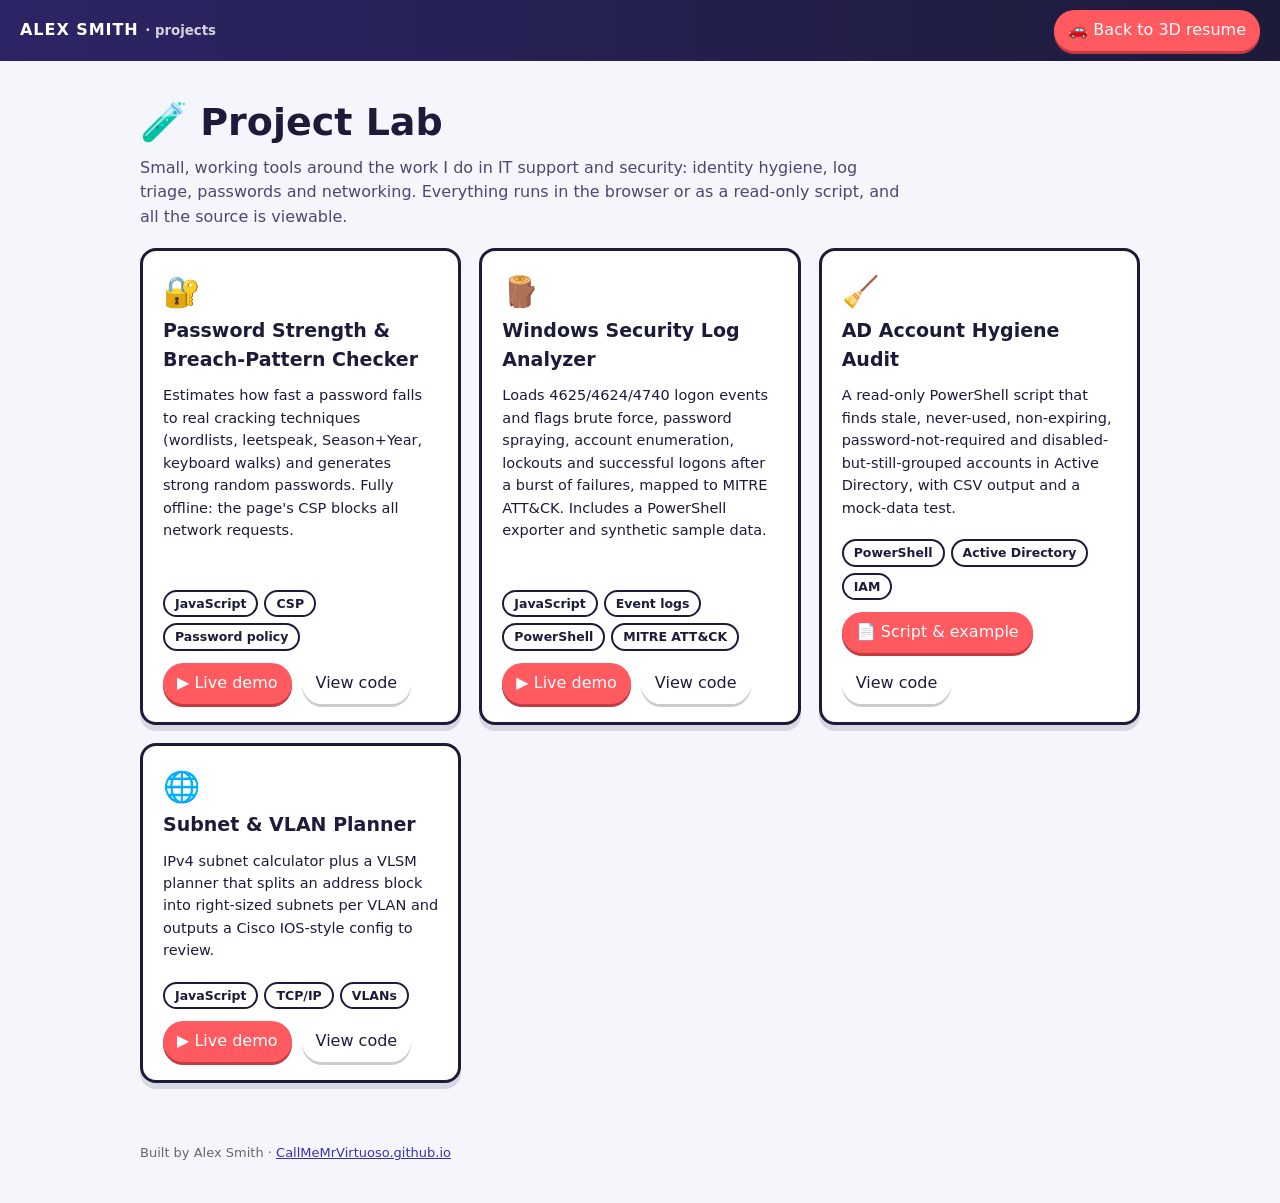
<file: projects/index.html>
<!doctype html>
<html lang="en">
<head>
  <meta charset="UTF-8" />
  <meta name="viewport" content="width=device-width, initial-scale=1" />
  <title>Projects · Alex Smith</title>
  <meta name="description" content="Small security and IT tools built by Alex Smith: password checker, Windows log analyzer, AD hygiene audit, subnet planner." />
  <meta http-equiv="Content-Security-Policy" content="default-src 'self'; img-src 'self' data:; style-src 'self' 'unsafe-inline'; script-src 'self'; form-action 'none'" />
  <link rel="icon" href="data:image/svg+xml,<svg xmlns='http://www.w3.org/2000/svg' viewBox='0 0 100 100'><text y='.9em' font-size='90'>🛡️</text></svg>" />
  <link rel="stylesheet" href="assets/projects.css" />
  <style>
    .projects{display:grid;grid-template-columns:repeat(auto-fit,minmax(290px,1fr));gap:18px;margin-top:18px}
    .projects .card{margin:0;display:flex;flex-direction:column}
    .projects .card p{flex:1;font-size:14.5px;margin:0 0 10px}
    .projects .icon{font-size:30px}
  </style>
</head>
<body>
  <header class="topbar">
    <a class="brand" href="../">ALEX SMITH <small>· projects</small></a>
    <nav><a class="pill primary" href="../">🚗 Back to 3D resume</a></nav>
  </header>
  <main class="wrap">
    <section class="hero">
      <h1>🧪 Project Lab</h1>
      <p>Small, working tools around the work I do in IT support and security: identity hygiene, log triage, passwords and networking. Everything runs in the browser or as a read-only script, and all the source is viewable.</p>
    </section>
    <div class="projects">
      <article class="card">
        <div class="icon">🔐</div>
        <h2>Password Strength &amp; Breach-Pattern Checker</h2>
        <p>Estimates how fast a password falls to real cracking techniques (wordlists, leetspeak, Season+Year, keyboard walks) and generates strong random passwords. Fully offline: the page's CSP blocks all network requests.</p>
        <ul class="tags"><li>JavaScript</li><li>CSP</li><li>Password policy</li></ul>
        <div class="row" style="margin-top:12px"><a class="pill primary" href="password-checker/">▶ Live demo</a><a class="pill" href="code.html?f=password-checker/analyzer.js">View code</a></div>
      </article>
      <article class="card">
        <div class="icon">🪵</div>
        <h2>Windows Security Log Analyzer</h2>
        <p>Loads 4625/4624/4740 logon events and flags brute force, password spraying, account enumeration, lockouts and successful logons after a burst of failures, mapped to MITRE ATT&amp;CK. Includes a PowerShell exporter and synthetic sample data.</p>
        <ul class="tags"><li>JavaScript</li><li>Event logs</li><li>PowerShell</li><li>MITRE ATT&amp;CK</li></ul>
        <div class="row" style="margin-top:12px"><a class="pill primary" href="log-analyzer/">▶ Live demo</a><a class="pill" href="code.html?f=log-analyzer/analyzer.js">View code</a></div>
      </article>
      <article class="card">
        <div class="icon">🧹</div>
        <h2>AD Account Hygiene Audit</h2>
        <p>A read-only PowerShell script that finds stale, never-used, non-expiring, password-not-required and disabled-but-still-grouped accounts in Active Directory, with CSV output and a mock-data test.</p>
        <ul class="tags"><li>PowerShell</li><li>Active Directory</li><li>IAM</li></ul>
        <div class="row" style="margin-top:12px"><a class="pill primary" href="ad-hygiene-audit/">📄 Script &amp; example</a><a class="pill" href="code.html?f=ad-hygiene-audit/Invoke-ADHygieneAudit.ps1">View code</a></div>
      </article>
      <article class="card">
        <div class="icon">🌐</div>
        <h2>Subnet &amp; VLAN Planner</h2>
        <p>IPv4 subnet calculator plus a VLSM planner that splits an address block into right-sized subnets per VLAN and outputs a Cisco IOS-style config to review.</p>
        <ul class="tags"><li>JavaScript</li><li>TCP/IP</li><li>VLANs</li></ul>
        <div class="row" style="margin-top:12px"><a class="pill primary" href="subnet-calculator/">▶ Live demo</a><a class="pill" href="code.html?f=subnet-calculator/subnet.js">View code</a></div>
      </article>
    </div>
  </main>
  <footer class="foot">Built by Alex Smith · <a href="https://callmemrvirtuoso.github.io/">CallMeMrVirtuoso.github.io</a></footer>
</body>
</html>
</file>
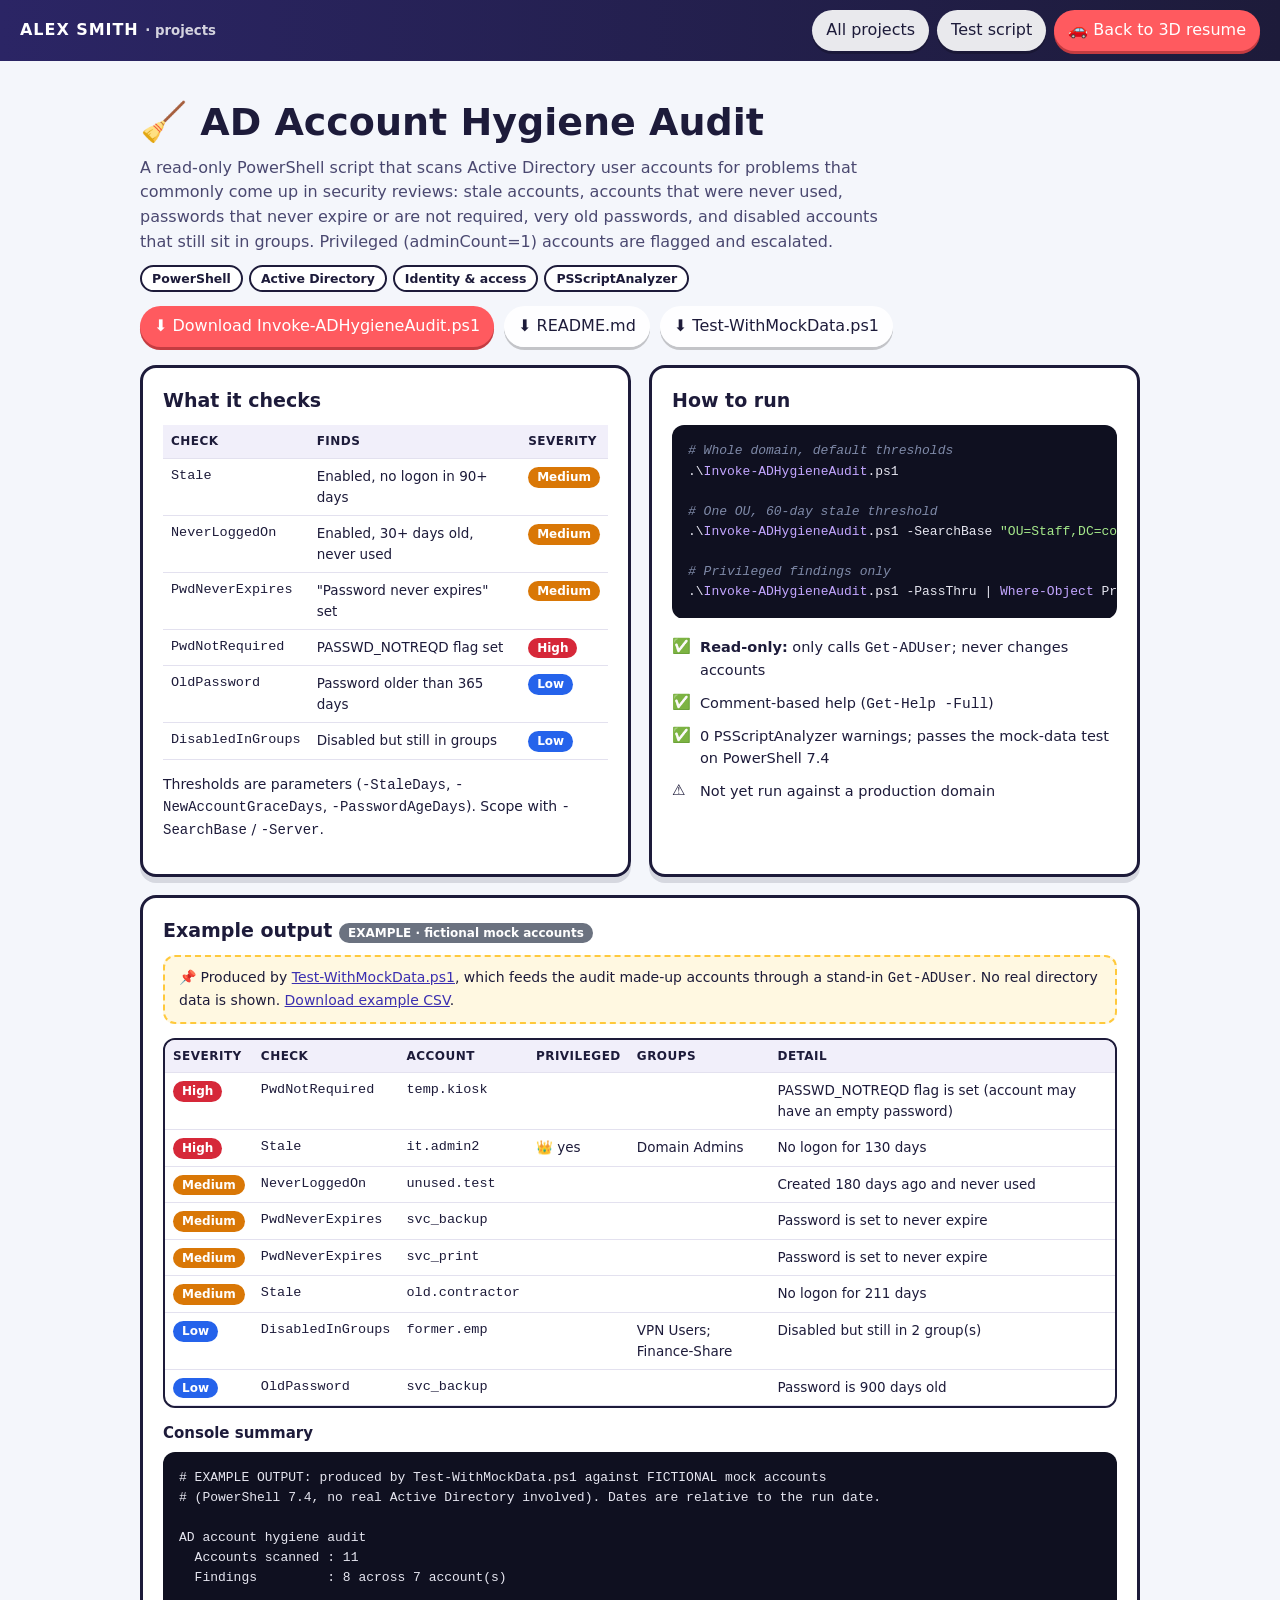
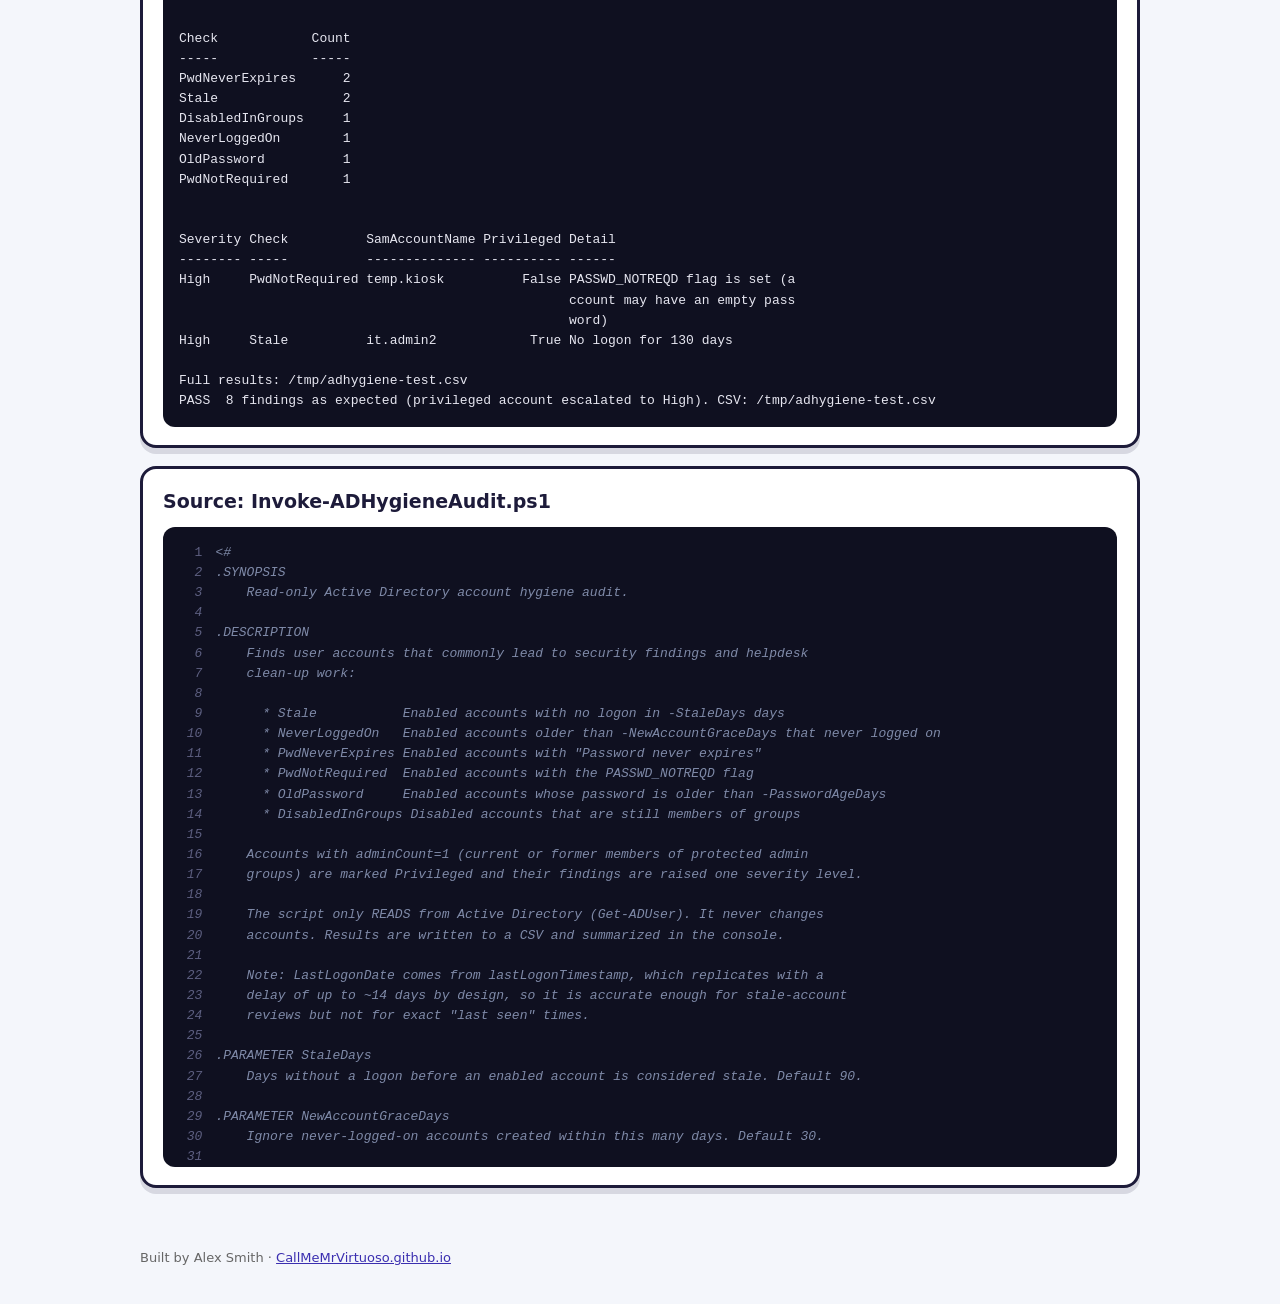
<file: projects/ad-hygiene-audit/index.html>
<!doctype html>
<html lang="en">
<head>
  <meta charset="UTF-8" />
  <meta name="viewport" content="width=device-width, initial-scale=1" />
  <title>AD Account Hygiene Audit (PowerShell) · Alex Smith</title>
  <meta name="description" content="Read-only PowerShell script that audits Active Directory for stale, never-used, non-expiring and disabled-but-grouped accounts." />
  <meta http-equiv="Content-Security-Policy" content="default-src 'self'; connect-src 'self'; img-src 'self' data:; style-src 'self' 'unsafe-inline'; script-src 'self'; form-action 'none'" />
  <link rel="icon" href="data:image/svg+xml,<svg xmlns='http://www.w3.org/2000/svg' viewBox='0 0 100 100'><text y='.9em' font-size='90'>🛡️</text></svg>" />
  <link rel="stylesheet" href="../assets/projects.css" />
</head>
<body>
  <header class="topbar">
    <a class="brand" href="../../">ALEX SMITH <small>· projects</small></a>
    <nav>
      <a class="pill" href="../">All projects</a>
      <a class="pill" href="../code.html?f=ad-hygiene-audit/Test-WithMockData.ps1">Test script</a>
      <a class="pill primary" href="../../">🚗 Back to 3D resume</a>
    </nav>
  </header>

  <main class="wrap">
    <section class="hero">
      <h1>🧹 AD Account Hygiene Audit</h1>
      <p>A read-only PowerShell script that scans Active Directory user accounts for problems that commonly come up in security reviews: stale accounts, accounts that were never used, passwords that never expire or are not required, very old passwords, and disabled accounts that still sit in groups. Privileged (adminCount=1) accounts are flagged and escalated.</p>
      <ul class="tags"><li>PowerShell</li><li>Active Directory</li><li>Identity &amp; access</li><li>PSScriptAnalyzer</li></ul>
      <div class="row" style="margin-top:14px">
        <a class="pill primary" href="Invoke-ADHygieneAudit.ps1" download>⬇ Download Invoke-ADHygieneAudit.ps1</a>
        <a class="pill" href="README.md" download>⬇ README.md</a>
        <a class="pill" href="Test-WithMockData.ps1" download>⬇ Test-WithMockData.ps1</a>
      </div>
    </section>

    <div class="grid2">
      <section class="card">
        <h2>What it checks</h2>
        <table>
          <thead><tr><th>Check</th><th>Finds</th><th>Severity</th></tr></thead>
          <tbody>
            <tr><td class="mono">Stale</td><td>Enabled, no logon in 90+ days</td><td><span class="badge medium">Medium</span></td></tr>
            <tr><td class="mono">NeverLoggedOn</td><td>Enabled, 30+ days old, never used</td><td><span class="badge medium">Medium</span></td></tr>
            <tr><td class="mono">PwdNeverExpires</td><td>"Password never expires" set</td><td><span class="badge medium">Medium</span></td></tr>
            <tr><td class="mono">PwdNotRequired</td><td>PASSWD_NOTREQD flag set</td><td><span class="badge high">High</span></td></tr>
            <tr><td class="mono">OldPassword</td><td>Password older than 365 days</td><td><span class="badge low">Low</span></td></tr>
            <tr><td class="mono">DisabledInGroups</td><td>Disabled but still in groups</td><td><span class="badge low">Low</span></td></tr>
          </tbody>
        </table>
        <p style="font-size:14px">Thresholds are parameters (<code>-StaleDays</code>, <code>-NewAccountGraceDays</code>, <code>-PasswordAgeDays</code>). Scope with <code>-SearchBase</code> / <code>-Server</code>.</p>
      </section>
      <section class="card">
        <h2>How to run</h2>
<pre class="code" id="usage"></pre>
        <ul class="checks" style="margin-top:12px">
          <li class="pass"><b>Read-only:</b> only calls <code>Get-ADUser</code>; never changes accounts</li>
          <li class="pass">Comment-based help (<code>Get-Help -Full</code>)</li>
          <li class="pass">0 PSScriptAnalyzer warnings; passes the mock-data test on PowerShell 7.4</li>
          <li class="fail">Not yet run against a production domain</li>
        </ul>
      </section>
    </div>

    <section class="card">
      <h2>Example output <span class="badge">EXAMPLE · fictional mock accounts</span></h2>
      <p class="note" style="margin-top:0">📌 Produced by <a href="../code.html?f=ad-hygiene-audit/Test-WithMockData.ps1">Test-WithMockData.ps1</a>, which feeds the audit made-up accounts through a stand-in <code>Get-ADUser</code>. No real directory data is shown. <a href="example-output.csv" download>Download example CSV</a>.</p>
      <div class="table-scroll" style="max-height:none"><table><thead><tr><th>Severity</th><th>Check</th><th>Account</th><th>Privileged</th><th>Groups</th><th>Detail</th></tr></thead><tbody id="example"></tbody></table></div>
      <h3>Console summary</h3>
      <pre class="code" id="console"></pre>
    </section>

    <section class="card">
      <h2>Source: Invoke-ADHygieneAudit.ps1</h2>
      <pre class="code" id="source">Loading…</pre>
    </section>
  </main>
  <footer class="foot">Built by Alex Smith · <a href="https://callmemrvirtuoso.github.io/">CallMeMrVirtuoso.github.io</a></footer>
  <script src="../assets/highlight.js"></script>
  <script src="../log-analyzer/analyzer.js"></script>
  <script src="page.js"></script>
</body>
</html>
</file>
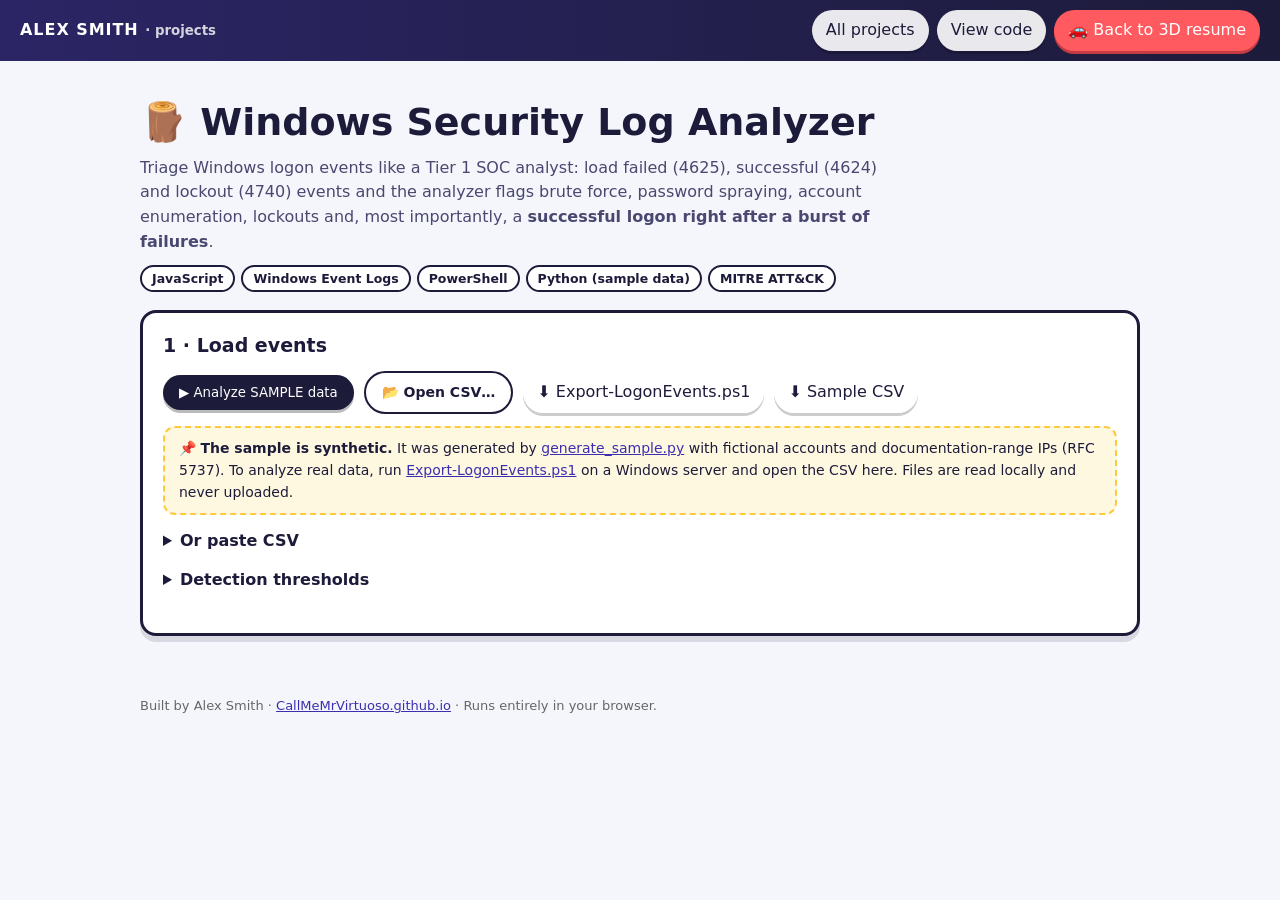
<file: projects/log-analyzer/index.html>
<!doctype html>
<html lang="en">
<head>
  <meta charset="UTF-8" />
  <meta name="viewport" content="width=device-width, initial-scale=1" />
  <title>Windows Security Log Analyzer · Alex Smith</title>
  <meta name="description" content="Browser-based analyzer for Windows logon events (4625/4624/4740) that flags brute force, password spraying and suspicious successes." />
  <meta http-equiv="Content-Security-Policy" content="default-src 'self'; connect-src 'self'; img-src 'self' data: blob:; style-src 'self' 'unsafe-inline'; script-src 'self'; form-action 'none'" />
  <link rel="icon" href="data:image/svg+xml,<svg xmlns='http://www.w3.org/2000/svg' viewBox='0 0 100 100'><text y='.9em' font-size='90'>🛡️</text></svg>" />
  <link rel="stylesheet" href="../assets/projects.css" />
  <link rel="stylesheet" href="style.css" />
</head>
<body>
  <header class="topbar">
    <a class="brand" href="../../">ALEX SMITH <small>· projects</small></a>
    <nav>
      <a class="pill" href="../">All projects</a>
      <a class="pill" href="../code.html?f=log-analyzer/analyzer.js">View code</a>
      <a class="pill primary" href="../../">🚗 Back to 3D resume</a>
    </nav>
  </header>

  <main class="wrap">
    <section class="hero">
      <h1>🪵 Windows Security Log Analyzer</h1>
      <p>Triage Windows logon events like a Tier 1 SOC analyst: load failed (4625), successful (4624) and lockout (4740) events and the analyzer flags brute force, password spraying, account enumeration, lockouts and, most importantly, a <b>successful logon right after a burst of failures</b>.</p>
      <ul class="tags"><li>JavaScript</li><li>Windows Event Logs</li><li>PowerShell</li><li>Python (sample data)</li><li>MITRE ATT&amp;CK</li></ul>
    </section>

    <section class="card">
      <h2>1 · Load events</h2>
      <div class="row">
        <button class="btn" id="load-sample" type="button">▶ Analyze SAMPLE data</button>
        <label class="btn ghost file-btn">📂 Open CSV…<input id="file" type="file" accept=".csv,text/csv" hidden /></label>
        <a class="pill" href="Export-LogonEvents.ps1" download>⬇ Export-LogonEvents.ps1</a>
        <a class="pill" href="sample-security-events.csv" download>⬇ Sample CSV</a>
      </div>
      <p class="note" style="margin-top:12px">📌 <b>The sample is synthetic.</b> It was generated by <a href="../code.html?f=log-analyzer/generate_sample.py">generate_sample.py</a> with fictional accounts and documentation-range IPs (RFC 5737). To analyze real data, run <a href="../code.html?f=log-analyzer/Export-LogonEvents.ps1">Export-LogonEvents.ps1</a> on a Windows server and open the CSV here. Files are read locally and never uploaded.</p>
      <details>
        <summary><b>Or paste CSV</b></summary>
        <textarea id="paste" spellcheck="false" placeholder='"TimeCreated","EventID","TargetUserName","TargetDomainName","IpAddress","LogonType","Status","SubStatus","WorkstationName"'></textarea>
        <button class="btn ghost" id="analyze-paste" type="button" style="margin-top:8px">Analyze pasted CSV</button>
      </details>
      <details style="margin-top:8px">
        <summary><b>Detection thresholds</b></summary>
        <div class="thresholds">
          <label>Brute force: failures <input type="number" id="o-bruteCount" value="10" min="2" /></label>
          <label>…within minutes <input type="number" id="o-bruteWindowMin" value="5" min="1" /></label>
          <label>Spray: distinct accounts <input type="number" id="o-sprayAccounts" value="5" min="2" /></label>
          <label>Correlation window (min) <input type="number" id="o-sprayWindowMin" value="30" min="1" /></label>
          <label>Success after N failures <input type="number" id="o-successAfter" value="5" min="1" /></label>
        </div>
      </details>
      <p id="load-status" class="mono" role="status"></p>
    </section>

    <div id="results" hidden>
      <section class="card">
        <h2>2 · Summary <span id="source-label" class="badge"></span></h2>
        <div id="stats"></div>
        <h3>Failures and successes over time (UTC, 30-minute buckets)</h3>
        <canvas id="chart" height="160" aria-label="Timeline of failed and successful logons"></canvas>
        <p class="legend"><span class="sw fail"></span> failed (4625) <span class="sw ok"></span> successful (4624)</p>
      </section>

      <section class="card">
        <h2>3 · Alerts</h2>
        <div class="table-scroll" style="max-height:none">
          <table><thead><tr><th>Severity</th><th>Rule</th><th>Source IP</th><th>Accounts</th><th>Window (UTC)</th><th>ATT&amp;CK</th><th>Details</th></tr></thead><tbody id="alerts"></tbody></table>
        </div>
        <div class="row" style="margin-top:10px"><button class="btn ghost" id="export" type="button">⬇ Export alerts CSV</button></div>
      </section>

      <div class="grid2">
        <section class="card"><h2>Top source IPs (failures)</h2><div id="top-ips"></div></section>
        <section class="card"><h2>Top targeted accounts</h2><div id="top-accounts"></div></section>
      </div>

      <section class="card">
        <h2>4 · Events <span class="muted" id="filter-label"></span></h2>
        <div class="row" style="margin-bottom:8px">
          <input type="text" id="filter" placeholder="Filter by IP, user, event ID or reason…" style="max-width:360px" />
          <label><input type="checkbox" id="only-fail" /> failures only</label>
        </div>
        <div class="table-scroll"><table><thead><tr><th>Time (UTC)</th><th>ID</th><th>User</th><th>Source IP</th><th>Logon type</th><th>Reason</th><th>Workstation</th></tr></thead><tbody id="events"></tbody></table></div>
      </section>
    </div>
  </main>
  <footer class="foot">Built by Alex Smith · <a href="https://callmemrvirtuoso.github.io/">CallMeMrVirtuoso.github.io</a> · Runs entirely in your browser.</footer>
  <script src="analyzer.js"></script>
  <script src="app.js"></script>
</body>
</html>
</file>
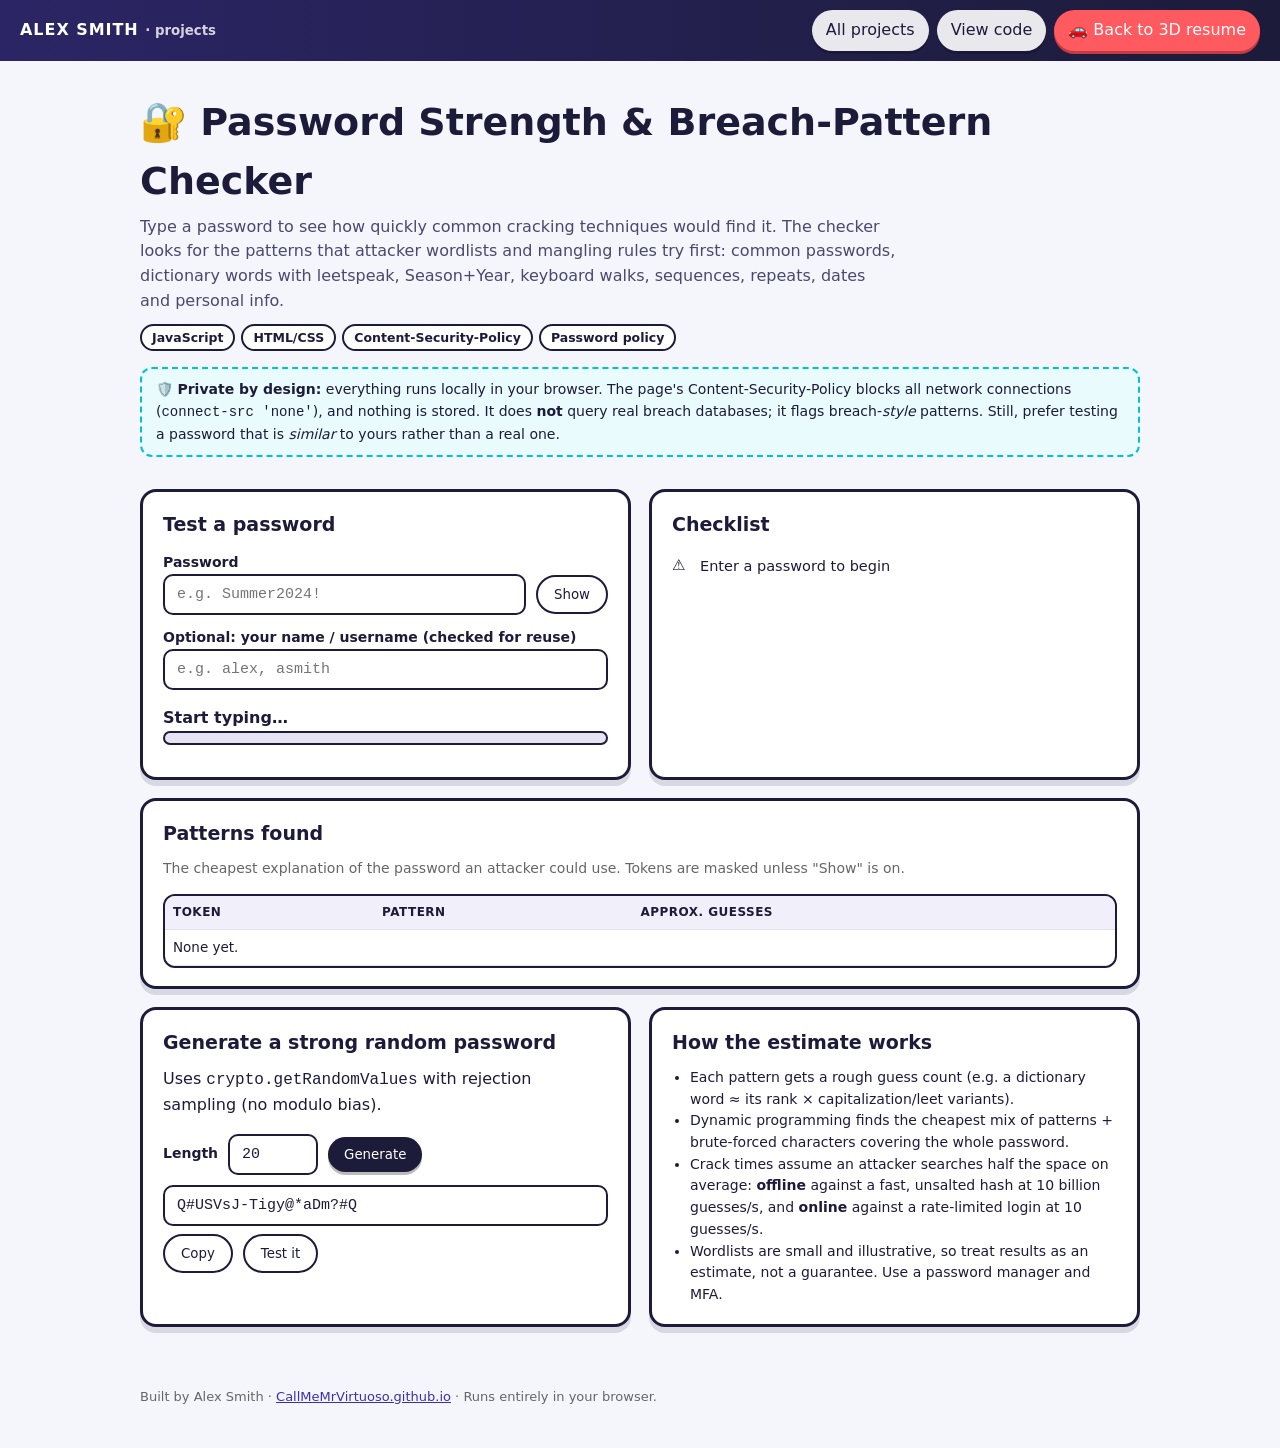
<file: projects/password-checker/index.html>
<!doctype html>
<html lang="en">
<head>
  <meta charset="UTF-8" />
  <meta name="viewport" content="width=device-width, initial-scale=1" />
  <title>Password Strength &amp; Breach-Pattern Checker · Alex Smith</title>
  <meta name="description" content="A client-side password strength checker that flags patterns attackers try first. No network calls; nothing leaves your browser." />
  <!-- Defense in depth: this page is not allowed to make any network requests at all. -->
  <meta http-equiv="Content-Security-Policy" content="default-src 'self'; connect-src 'none'; img-src 'self' data:; style-src 'self' 'unsafe-inline'; script-src 'self'; form-action 'none'" />
  <link rel="icon" href="data:image/svg+xml,<svg xmlns='http://www.w3.org/2000/svg' viewBox='0 0 100 100'><text y='.9em' font-size='90'>🛡️</text></svg>" />
  <link rel="stylesheet" href="../assets/projects.css" />
  <link rel="stylesheet" href="style.css" />
</head>
<body>
  <header class="topbar">
    <a class="brand" href="../../">ALEX SMITH <small>· projects</small></a>
    <nav>
      <a class="pill" href="../">All projects</a>
      <a class="pill" href="../code.html?f=password-checker/analyzer.js">View code</a>
      <a class="pill primary" href="../../">🚗 Back to 3D resume</a>
    </nav>
  </header>

  <main class="wrap">
    <section class="hero">
      <h1>🔐 Password Strength &amp; Breach-Pattern Checker</h1>
      <p>Type a password to see how quickly common cracking techniques would find it. The checker looks for the patterns that attacker wordlists and mangling rules try first: common passwords, dictionary words with leetspeak, Season+Year, keyboard walks, sequences, repeats, dates and personal info.</p>
      <ul class="tags"><li>JavaScript</li><li>HTML/CSS</li><li>Content-Security-Policy</li><li>Password policy</li></ul>
    </section>

    <p class="note info" style="margin-top:16px">🛡️ <b>Private by design:</b> everything runs locally in your browser. The page's Content-Security-Policy blocks all network connections (<code>connect-src 'none'</code>), and nothing is stored. It does <b>not</b> query real breach databases; it flags breach-<i>style</i> patterns. Still, prefer testing a password that is <i>similar</i> to yours rather than a real one.</p>

    <div class="grid2">
      <section class="card">
        <h2>Test a password</h2>
        <label for="pw">Password</label>
        <div class="row" style="flex-wrap:nowrap">
          <input id="pw" type="password" autocomplete="off" autocapitalize="off" spellcheck="false" placeholder="e.g. Summer2024!" />
          <button class="btn ghost" id="toggle" type="button" aria-pressed="false">Show</button>
        </div>
        <label for="personal" style="display:block;margin-top:12px">Optional: your name / username (checked for reuse)</label>
        <input id="personal" type="text" autocomplete="off" spellcheck="false" placeholder="e.g. alex, asmith" />

        <div style="margin-top:16px">
          <div class="row" style="justify-content:space-between"><b id="score-label">Start typing…</b><span class="mono" id="entropy"></span></div>
          <div class="meter" aria-hidden="true"><div id="meter"></div></div>
        </div>
        <div id="times" class="times"></div>
        <p id="policy" class="note" hidden>⚠️ This looks like the classic <b>Word + digits + symbol</b> pattern (e.g. <code>Summer2024!</code>). It satisfies many complexity rules, but cracking rule-sets try it within the first few guesses.</p>
      </section>

      <section class="card">
        <h2>Checklist</h2>
        <ul class="checks" id="checks"><li class="fail">Enter a password to begin</li></ul>
      </section>
    </div>

    <section class="card">
      <h2>Patterns found</h2>
      <p class="muted" style="margin-top:0">The cheapest explanation of the password an attacker could use. Tokens are masked unless "Show" is on.</p>
      <div class="table-scroll" style="max-height:none"><table><thead><tr><th>Token</th><th>Pattern</th><th>Approx. guesses</th></tr></thead><tbody id="patterns"><tr><td colspan="3">None yet.</td></tr></tbody></table></div>
    </section>

    <div class="grid2">
      <section class="card">
        <h2>Generate a strong random password</h2>
        <p style="margin-top:0">Uses <code>crypto.getRandomValues</code> with rejection sampling (no modulo bias).</p>
        <div class="row">
          <label for="len">Length</label><input id="len" type="number" min="12" max="64" value="20" style="width:90px" />
          <button class="btn" id="gen" type="button">Generate</button>
        </div>
        <input id="generated" type="text" readonly style="margin-top:10px" aria-label="Generated password" />
        <div class="row" style="margin-top:8px"><button class="btn ghost" id="copy" type="button">Copy</button><button class="btn ghost" id="test-gen" type="button">Test it</button><span id="copy-status" class="mono"></span></div>
      </section>
      <section class="card">
        <h2>How the estimate works</h2>
        <ul style="margin:0;padding-left:18px;font-size:14px">
          <li>Each pattern gets a rough guess count (e.g. a dictionary word ≈ its rank × capitalization/leet variants).</li>
          <li>Dynamic programming finds the cheapest mix of patterns + brute-forced characters covering the whole password.</li>
          <li>Crack times assume an attacker searches half the space on average: <b>offline</b> against a fast, unsalted hash at 10 billion guesses/s, and <b>online</b> against a rate-limited login at 10 guesses/s.</li>
          <li>Wordlists are small and illustrative, so treat results as an estimate, not a guarantee. Use a password manager and MFA.</li>
        </ul>
      </section>
    </div>
  </main>
  <footer class="foot">Built by Alex Smith · <a href="https://callmemrvirtuoso.github.io/">CallMeMrVirtuoso.github.io</a> · Runs entirely in your browser.</footer>
  <script src="analyzer.js"></script>
  <script src="app.js"></script>
</body>
</html>
</file>
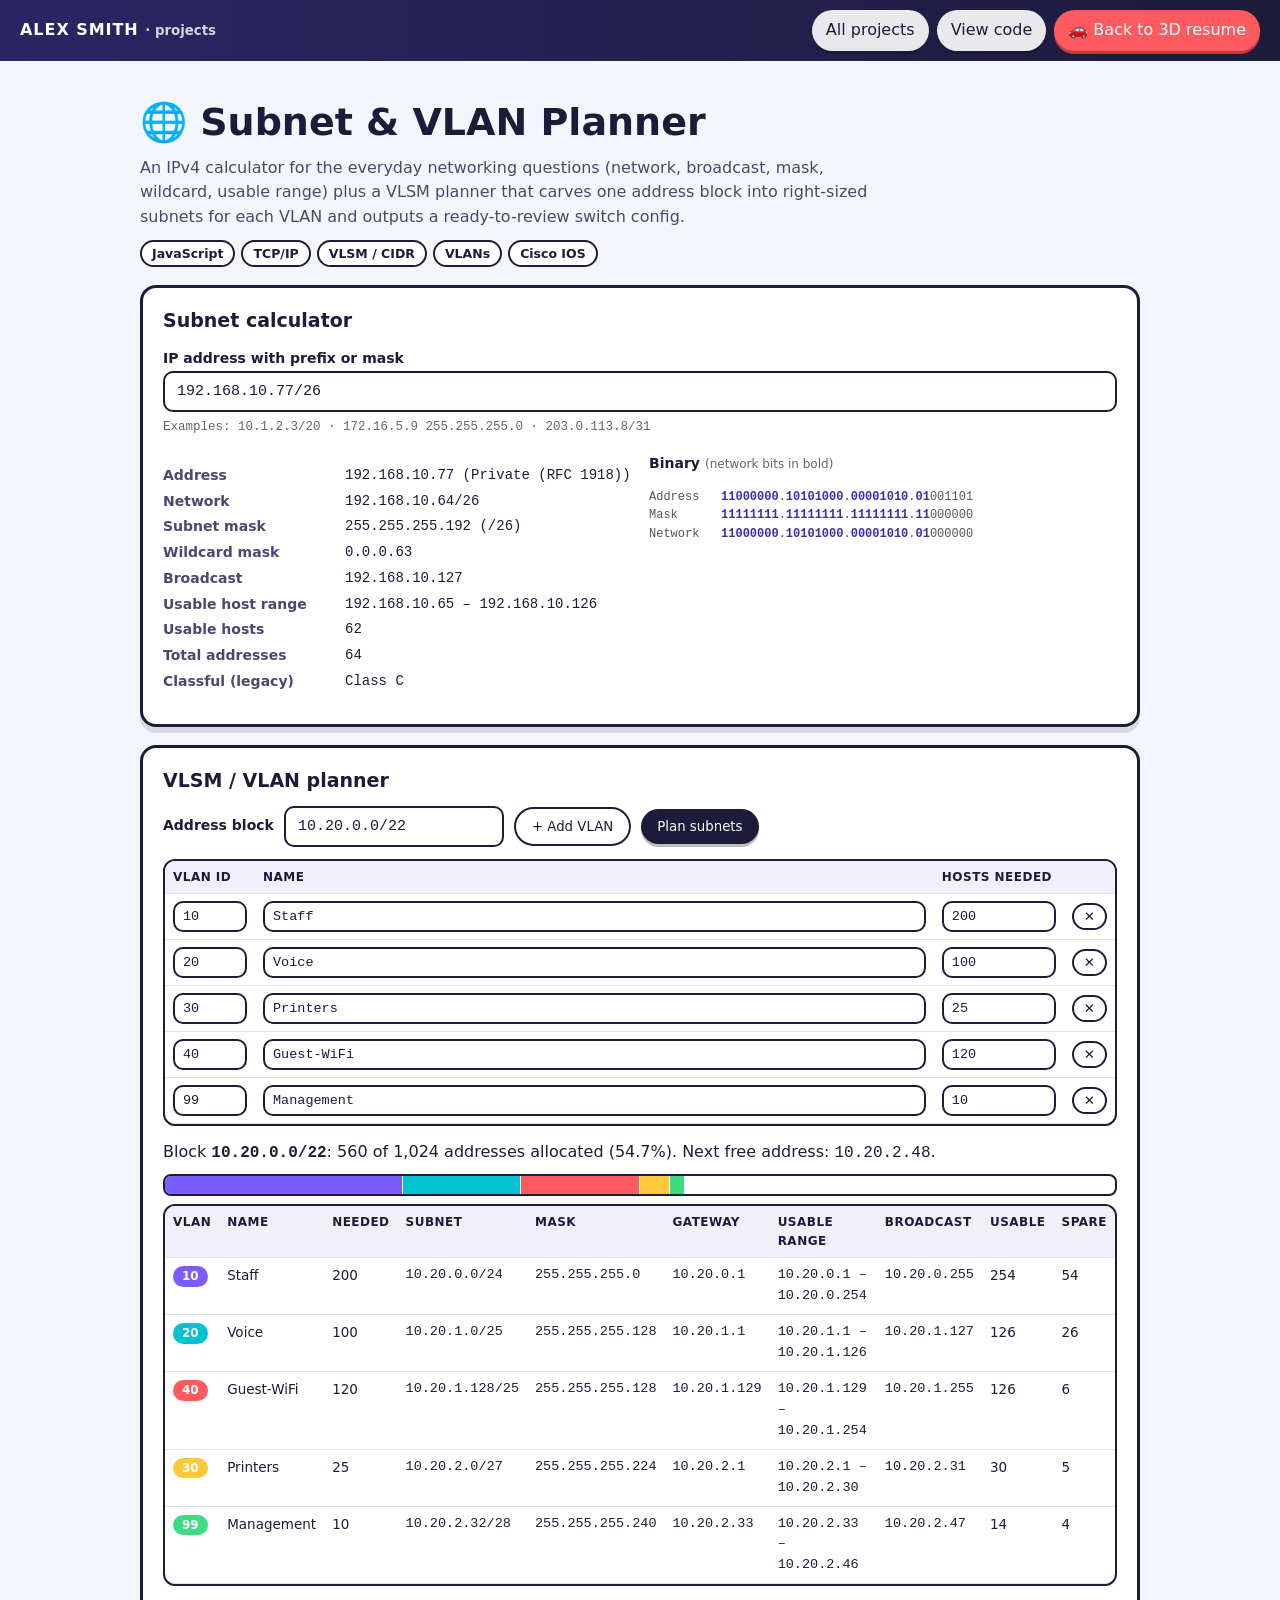
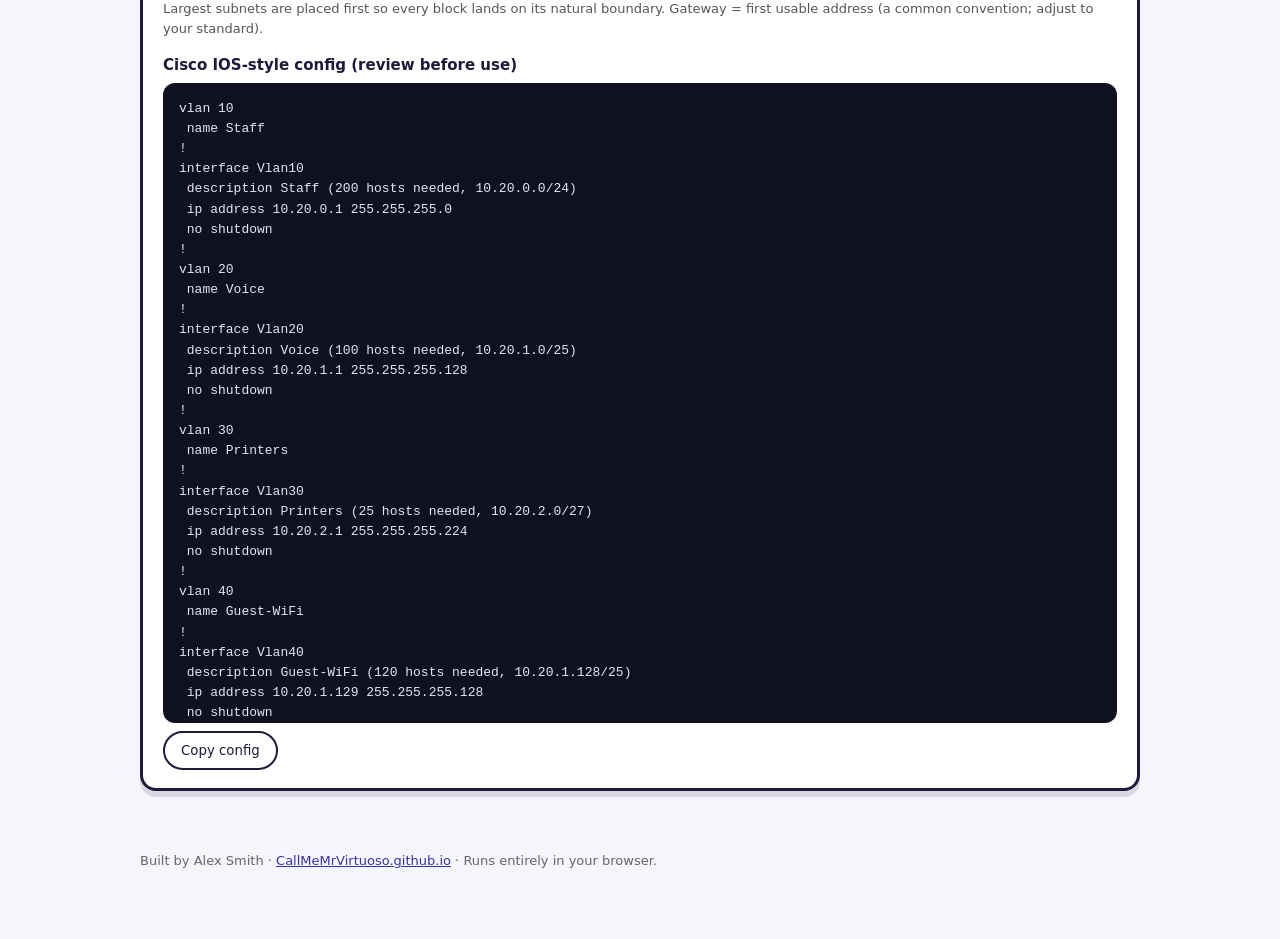
<file: projects/subnet-calculator/index.html>
<!doctype html>
<html lang="en">
<head>
  <meta charset="UTF-8" />
  <meta name="viewport" content="width=device-width, initial-scale=1" />
  <title>Subnet &amp; VLAN Planner · Alex Smith</title>
  <meta name="description" content="IPv4 subnet calculator and VLSM/VLAN address planner with Cisco-style config output." />
  <meta http-equiv="Content-Security-Policy" content="default-src 'self'; connect-src 'none'; img-src 'self' data: blob:; style-src 'self' 'unsafe-inline'; script-src 'self'; form-action 'none'" />
  <link rel="icon" href="data:image/svg+xml,<svg xmlns='http://www.w3.org/2000/svg' viewBox='0 0 100 100'><text y='.9em' font-size='90'>🛡️</text></svg>" />
  <link rel="stylesheet" href="../assets/projects.css" />
  <style>
    .kv{display:grid;grid-template-columns:170px 1fr;gap:4px 12px;font-size:14px}
    .kv dt{font-weight:700;color:#4a4870}.kv dd{margin:0;font-family:ui-monospace,monospace}
    .bin{font-size:12px;color:#555;word-break:break-all}
    .bin .n{color:#3b2fb0;font-weight:700}
    .err{color:var(--bad);font-weight:700}
    #vlans input{padding:6px 8px;font-size:13.5px}
    #vlans td{vertical-align:middle}
    .usage{display:flex;height:22px;border:2px solid var(--ink);border-radius:8px;overflow:hidden;margin:8px 0}
    .usage div{height:100%;border-right:1px solid #fff}
  </style>
</head>
<body>
  <header class="topbar">
    <a class="brand" href="../../">ALEX SMITH <small>· projects</small></a>
    <nav>
      <a class="pill" href="../">All projects</a>
      <a class="pill" href="../code.html?f=subnet-calculator/subnet.js">View code</a>
      <a class="pill primary" href="../../">🚗 Back to 3D resume</a>
    </nav>
  </header>

  <main class="wrap">
    <section class="hero">
      <h1>🌐 Subnet &amp; VLAN Planner</h1>
      <p>An IPv4 calculator for the everyday networking questions (network, broadcast, mask, wildcard, usable range) plus a VLSM planner that carves one address block into right-sized subnets for each VLAN and outputs a ready-to-review switch config.</p>
      <ul class="tags"><li>JavaScript</li><li>TCP/IP</li><li>VLSM / CIDR</li><li>VLANs</li><li>Cisco IOS</li></ul>
    </section>

    <section class="card">
      <h2>Subnet calculator</h2>
      <label for="cidr">IP address with prefix or mask</label>
      <input id="cidr" type="text" value="192.168.10.77/26" spellcheck="false" autocomplete="off" />
      <p class="mono" style="font-size:12.5px;margin:6px 0 0;color:#666">Examples: 10.1.2.3/20 · 172.16.5.9 255.255.255.0 · 203.0.113.8/31</p>
      <div id="calc-out" style="margin-top:14px"></div>
    </section>

    <section class="card">
      <h2>VLSM / VLAN planner</h2>
      <div class="row">
        <label for="base" style="min-width:110px">Address block</label>
        <input id="base" type="text" value="10.20.0.0/22" spellcheck="false" style="max-width:220px" />
        <button class="btn ghost" id="add" type="button">+ Add VLAN</button>
        <button class="btn" id="plan" type="button">Plan subnets</button>
      </div>
      <div class="table-scroll" style="max-height:none;margin-top:12px">
        <table><thead><tr><th style="width:90px">VLAN ID</th><th>Name</th><th style="width:130px">Hosts needed</th><th style="width:40px"></th></tr></thead><tbody id="vlans"></tbody></table>
      </div>
      <div id="plan-out" style="margin-top:14px"></div>
    </section>
  </main>
  <footer class="foot">Built by Alex Smith · <a href="https://callmemrvirtuoso.github.io/">CallMeMrVirtuoso.github.io</a> · Runs entirely in your browser.</footer>
  <script src="subnet.js"></script>
  <script src="app.js"></script>
</body>
</html>
</file>
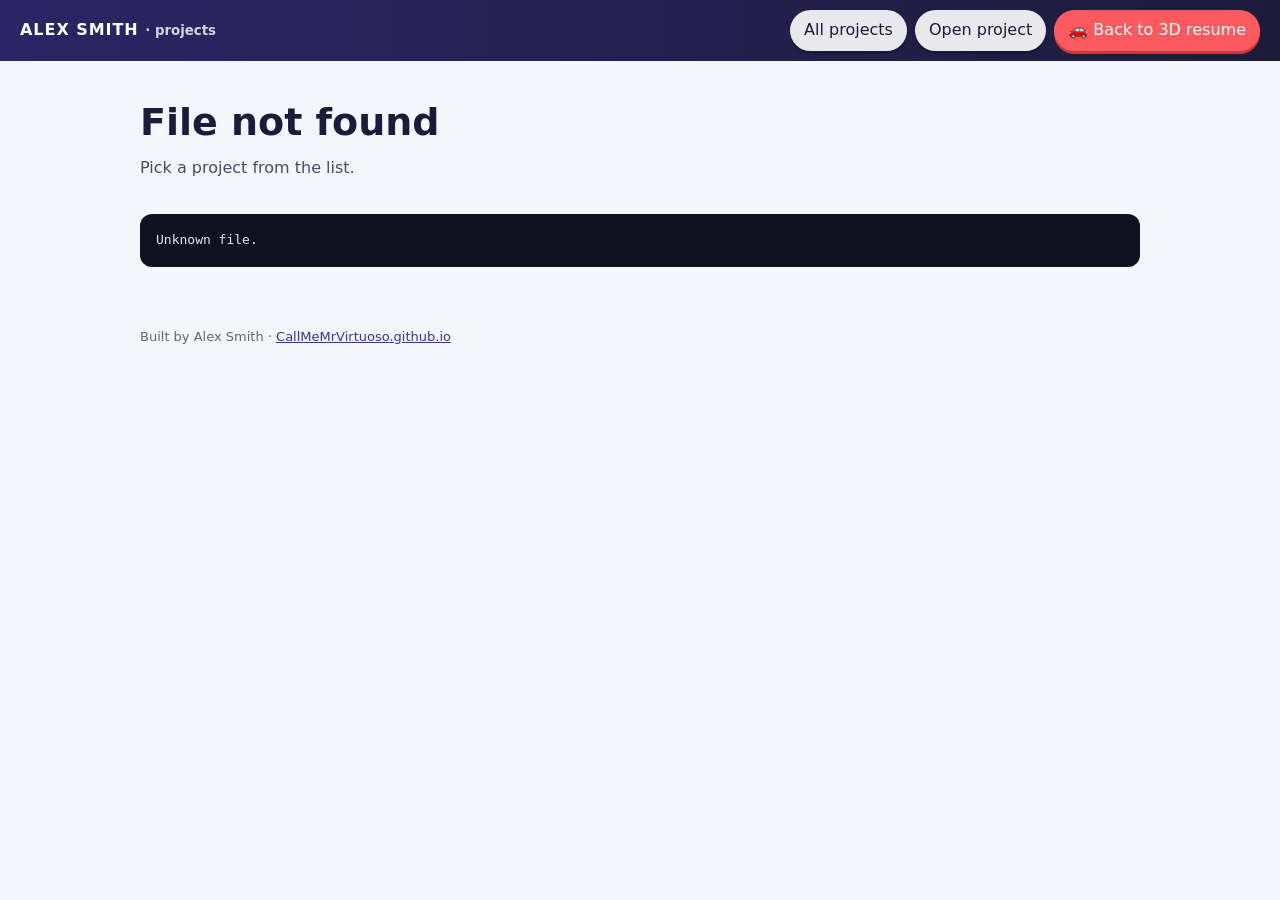
<file: projects/code.html>
<!doctype html>
<html lang="en">
<head>
  <meta charset="UTF-8" />
  <meta name="viewport" content="width=device-width, initial-scale=1" />
  <title>Source code · Alex Smith projects</title>
  <meta http-equiv="Content-Security-Policy" content="default-src 'self'; connect-src 'self'; img-src 'self' data:; style-src 'self' 'unsafe-inline'; script-src 'self'; form-action 'none'" />
  <link rel="icon" href="data:image/svg+xml,<svg xmlns='http://www.w3.org/2000/svg' viewBox='0 0 100 100'><text y='.9em' font-size='90'>🛡️</text></svg>" />
  <link rel="stylesheet" href="assets/projects.css" />
  <style>
    .files{display:flex;gap:6px;flex-wrap:wrap;margin:10px 0 14px}
    .files a{font:600 13px ui-monospace,monospace;padding:5px 10px;border-radius:8px;border:2px solid var(--ink);text-decoration:none;color:var(--ink);background:#fff}
    .files a.active{background:var(--ink);color:#fff}
    pre.code{max-height:none}
  </style>
</head>
<body>
  <header class="topbar">
    <a class="brand" href="../">ALEX SMITH <small>· projects</small></a>
    <nav>
      <a class="pill" href="./">All projects</a>
      <a class="pill" id="project-link" href="./">Open project</a>
      <a class="pill primary" href="../">🚗 Back to 3D resume</a>
    </nav>
  </header>
  <main class="wrap">
    <section class="hero">
      <h1 id="title">Source code</h1>
      <p id="subtitle">Unminified source files, exactly as served by this site.</p>
    </section>
    <nav class="files" id="files" aria-label="Files in this project"></nav>
    <div class="row" style="margin-bottom:10px"><a class="pill" id="download" href="#" download>⬇ Download file</a><span class="mono" id="meta"></span></div>
    <pre class="code" id="code">Loading…</pre>
  </main>
  <footer class="foot">Built by Alex Smith · <a href="https://callmemrvirtuoso.github.io/">CallMeMrVirtuoso.github.io</a></footer>
  <script src="assets/highlight.js"></script>
  <script src="assets/code-viewer.js"></script>
</body>
</html>
</file>
<file: projects/assets/projects.css>
/* Shared styles for Alex Smith's portfolio project pages (matches the 3D resume palette). */
:root{--ink:#1d1b3a;--paper:#fffaf2;--bg:#f4f6fb;--accent:#ff5a5f;--cyan:#00c2d1;--lime:#7ee081;--violet:#7b5cff;--yellow:#ffc93c;--ok:#1f9d55;--warn:#d97706;--bad:#d62839;--radius:16px;font-family:"Inter",system-ui,-apple-system,"Segoe UI",Roboto,sans-serif}
*{box-sizing:border-box}
[hidden]{display:none!important}
body{margin:0;background:var(--bg);color:var(--ink);line-height:1.55}
a{color:#3b2fb0}
code,kbd,pre,.mono{font-family:ui-monospace,SFMono-Regular,Menlo,Consolas,monospace}
.topbar{position:sticky;top:0;z-index:5;display:flex;align-items:center;justify-content:space-between;gap:10px;flex-wrap:wrap;padding:10px 20px;background:linear-gradient(90deg,#2b2565,#1d1b3a);color:#fff}
.topbar .brand{font-weight:900;letter-spacing:.06em;color:#fff;text-decoration:none}
.topbar .brand small{font-weight:600;letter-spacing:0;opacity:.8}
.topbar nav{display:flex;gap:8px;flex-wrap:wrap}
.pill{display:inline-flex;align-items:center;gap:6px;border:0;border-radius:999px;padding:8px 14px;font:700 13px/1 inherit;font-family:inherit;text-decoration:none;cursor:pointer;background:#ffffffe6;color:var(--ink);box-shadow:0 3px 0 #0003}
.pill:hover{background:#fff}
.pill.primary{background:var(--accent);color:#fff;box-shadow:0 3px 0 #c43c41}
.wrap{max-width:1040px;margin:0 auto;padding:24px 20px 60px}
.hero h1{margin:8px 0 4px;font-size:clamp(26px,4vw,38px)}
.hero p{margin:0 0 6px;color:#4a4870;max-width:760px}
.tags{list-style:none;padding:0;margin:10px 0 0;display:flex;flex-wrap:wrap;gap:6px}
.tags li{background:#fff;border:2px solid var(--ink);border-radius:999px;padding:2px 10px;font-size:12.5px;font-weight:700}
.card{background:#fff;border:3px solid var(--ink);border-radius:var(--radius);padding:18px 20px;box-shadow:0 6px 0 #1d1b3a22;margin-top:18px}
.card h2{margin:0 0 10px;font-size:19px}
.card h3{margin:14px 0 6px;font-size:15px}
.grid2{display:grid;grid-template-columns:repeat(auto-fit,minmax(300px,1fr));gap:18px}
.note{background:#fff8e1;border:2px dashed var(--yellow);border-radius:12px;padding:10px 14px;font-size:14px}
.note.info{background:#e9fbfd;border-color:var(--cyan)}
label{font-weight:700;font-size:14px}
input[type=text],input[type=password],input[type=number],textarea,select{width:100%;font:15px ui-monospace,SFMono-Regular,Menlo,monospace;padding:10px 12px;border:2px solid var(--ink);border-radius:10px;background:#fff;color:var(--ink)}
textarea{min-height:180px;resize:vertical;font-size:12.5px}
input:focus,textarea:focus,select:focus,.pill:focus-visible,button:focus-visible,a:focus-visible{outline:3px solid var(--violet);outline-offset:2px}
button.btn{border:0;border-radius:999px;padding:10px 16px;font:700 14px inherit;font-family:inherit;cursor:pointer;background:var(--ink);color:#fff;box-shadow:0 3px 0 #0004}
button.btn.ghost{background:#fff;color:var(--ink);border:2px solid var(--ink);box-shadow:none}
button.btn:hover{filter:brightness(1.15)}
.row{display:flex;gap:10px;align-items:center;flex-wrap:wrap}
.meter{height:14px;border-radius:99px;background:#e6e4f2;overflow:hidden;border:2px solid var(--ink)}
.meter>div{height:100%;width:0;transition:width .25s,background .25s}
table{width:100%;border-collapse:collapse;font-size:13.5px}
th,td{text-align:left;padding:7px 8px;border-bottom:1px solid #e3e1ef;vertical-align:top}
th{background:#f1effa;font-size:12px;text-transform:uppercase;letter-spacing:.04em}
.table-scroll{overflow:auto;max-height:520px;border:2px solid var(--ink);border-radius:12px}
.badge{display:inline-block;border-radius:999px;padding:1px 9px;font-size:12px;font-weight:800;color:#fff;background:#6b7280;white-space:nowrap}
.badge.high{background:var(--bad)}.badge.medium{background:var(--warn)}.badge.low{background:#2563eb}.badge.ok{background:var(--ok)}
ul.checks{list-style:none;padding:0;margin:0}
ul.checks li{padding:5px 0 5px 28px;position:relative;font-size:14.5px}
ul.checks li::before{position:absolute;left:0;top:4px;font-size:15px}
ul.checks li.pass::before{content:"✅"}ul.checks li.fail::before{content:"⚠️"}
.stat{display:inline-block;min-width:120px;padding:10px 14px;border:2px solid var(--ink);border-radius:12px;background:#fff;margin:0 8px 8px 0}
.stat b{display:block;font-size:22px}
.stat span{font-size:12px;color:#555;text-transform:uppercase;letter-spacing:.04em}
/* Code viewer + syntax highlighting (see highlight.js) */
pre.code{margin:0;background:#0f1020;color:#e6e6f0;border-radius:12px;padding:16px;overflow:auto;font-size:13px;line-height:1.55;max-height:640px;counter-reset:ln}
pre.code .ln{display:inline-block;width:3.2em;margin-left:-.4em;color:#5d5f80;user-select:none;text-align:right;padding-right:1em}
.tok-com{color:#7f8aa8;font-style:italic}.tok-str{color:#a5e88a}.tok-kw{color:#ff8fb1;font-weight:600}.tok-num{color:#ffc93c}
.tok-var{color:#7fdcff}.tok-fn{color:#c3a6ff}.tok-op{color:#ffb86b}.tok-type{color:#7ee0c8}
footer.foot{max-width:1040px;margin:0 auto;padding:0 20px 40px;color:#666;font-size:13px}
@media (max-width:640px){.topbar{padding:8px 12px}.wrap{padding:16px 12px 40px}.card{padding:14px}}
</file>
<file: projects/log-analyzer/style.css>
.file-btn{display:inline-flex;align-items:center}
details summary{cursor:pointer;margin:6px 0}
.thresholds{display:grid;grid-template-columns:repeat(auto-fit,minmax(200px,1fr));gap:10px;margin-top:8px}
.thresholds label{font-weight:600;font-size:13px}
.thresholds input{margin-top:4px}
#chart{width:100%;display:block;border:2px solid var(--ink);border-radius:12px;background:#fbfaff}
.legend{font-size:13px;color:#555}
.sw{display:inline-block;width:12px;height:12px;border-radius:3px;margin:0 4px 0 10px;vertical-align:-1px}
.sw.fail{background:#d62839}.sw.ok{background:#22c55e}
.badge.critical{background:#7f1d1d}
.bar-row{display:grid;grid-template-columns:150px 1fr 48px;gap:8px;align-items:center;font-size:13px;margin:5px 0}
.bar-row .bar{height:12px;border-radius:99px;background:#e6e4f2;overflow:hidden}
.bar-row .bar div{height:100%;background:var(--violet)}
.bar-row button{all:unset;cursor:pointer;font-family:ui-monospace,monospace;overflow:hidden;text-overflow:ellipsis;white-space:nowrap;color:#3b2fb0}
.bar-row button:hover{text-decoration:underline}
tr.sev-critical td{background:#fff1f2}
#events td,#alerts td{font-size:12.5px}
.muted{color:#666;font-size:14px;font-weight:500}
label.btn{border-radius:999px;padding:9px 16px;font:700 14px inherit;font-family:inherit;cursor:pointer;background:#fff;color:var(--ink);border:2px solid var(--ink)}
label.btn:focus-within{outline:3px solid var(--violet);outline-offset:2px}
</file>
<file: projects/password-checker/style.css>
.times{display:grid;grid-template-columns:1fr 1fr;gap:10px;margin-top:14px}
.times div{border:2px solid var(--ink);border-radius:12px;padding:8px 10px;background:#fbfaff}
.times b{display:block;font-size:17px}
.times span{font-size:12px;color:#555}
.muted{color:#666;font-size:14px}
</file>
